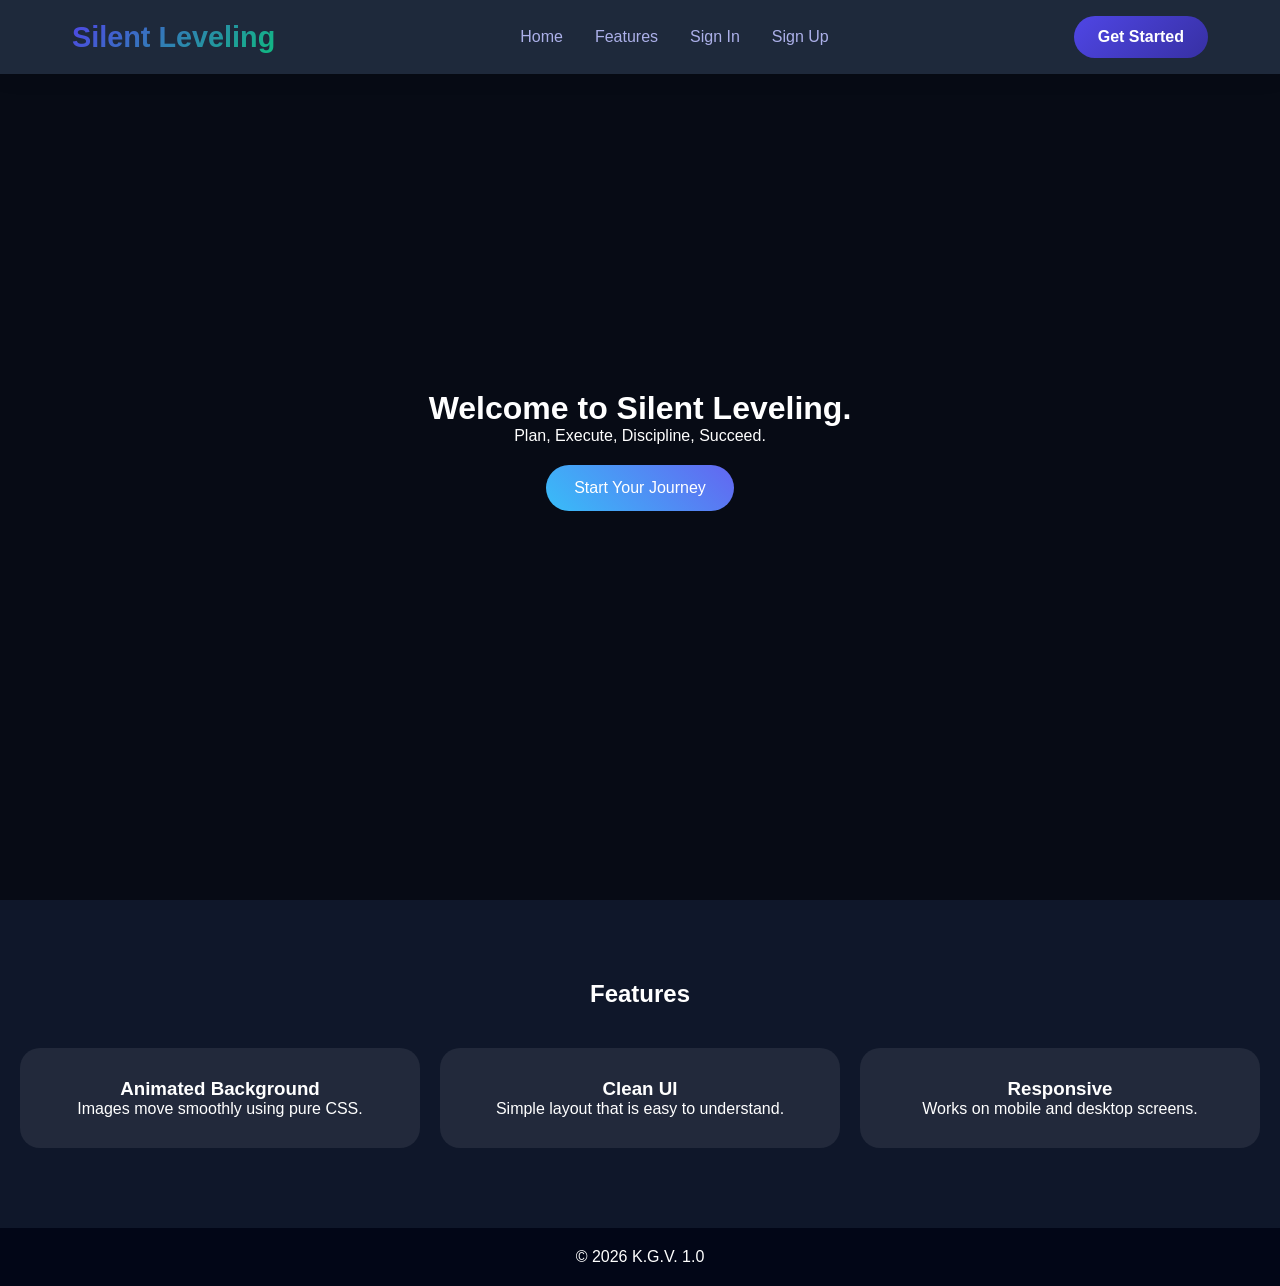
<file: index.html>
<!DOCTYPE html>
<html lang="en">
<head>
    <meta charset="UTF-8" />
    <meta name="viewport" content="width=device-width, initial-scale=1.0" />
    <title>Silent Leveling | K.G.V. Website</title>

    <link rel="stylesheet" href="style.css" />
</head>
<body>


<header class="header">
    <nav class="nav-container">
        <div class="logo">Silent Leveling</div>

        <ul class="nav-links">
            <li><a href="#" onclick="showLanding()">Home</a></li>
            <li><a href="#" onclick="showFeatures()">Features</a></li>
            <li><a href="#" onclick="showSignIn()">Sign In</a></li>
            <li><a href="#" onclick="showSignUp()">Sign Up</a></li>
        </ul>

        <a href="#" class="btn btn-primary" onclick="showSignIn()">Get Started</a>
    </nav>
</header>

    <header class="hero">
        <div class="overlay"></div>

        <div class="hero-content">
            <h1>Welcome to Silent Leveling.</h1>
            <p>Plan, Execute, Discipline, Succeed.</p>
            <a class="main-btn" onclick="Start()">Start Your Journey</a>
        </div>
    </header>

    <!-- CONTENT SECTION -->
    <section class="cards-section">
        <h1>Features</h1>

        <div class="cards">
            <div class="card">
                <h3>Animated Background</h3>
                <p>Images move smoothly using pure CSS.</p>
            </div>

            <div class="card">
                <h3>Clean UI</h3>
                <p>Simple layout that is easy to understand.</p>
            </div>

            <div class="card">
                <h3>Responsive</h3>
                <p>Works on mobile and desktop screens.</p>
            </div>
        </div>
    </section>

    <!-- FOOTER -->
    <footer>
        <p>© 2026 K.G.V. 1.0</p>
    </footer>

    <!-- Link JavaScript -->
    <script src="script.js"></script>
</body>
</html>
</file>
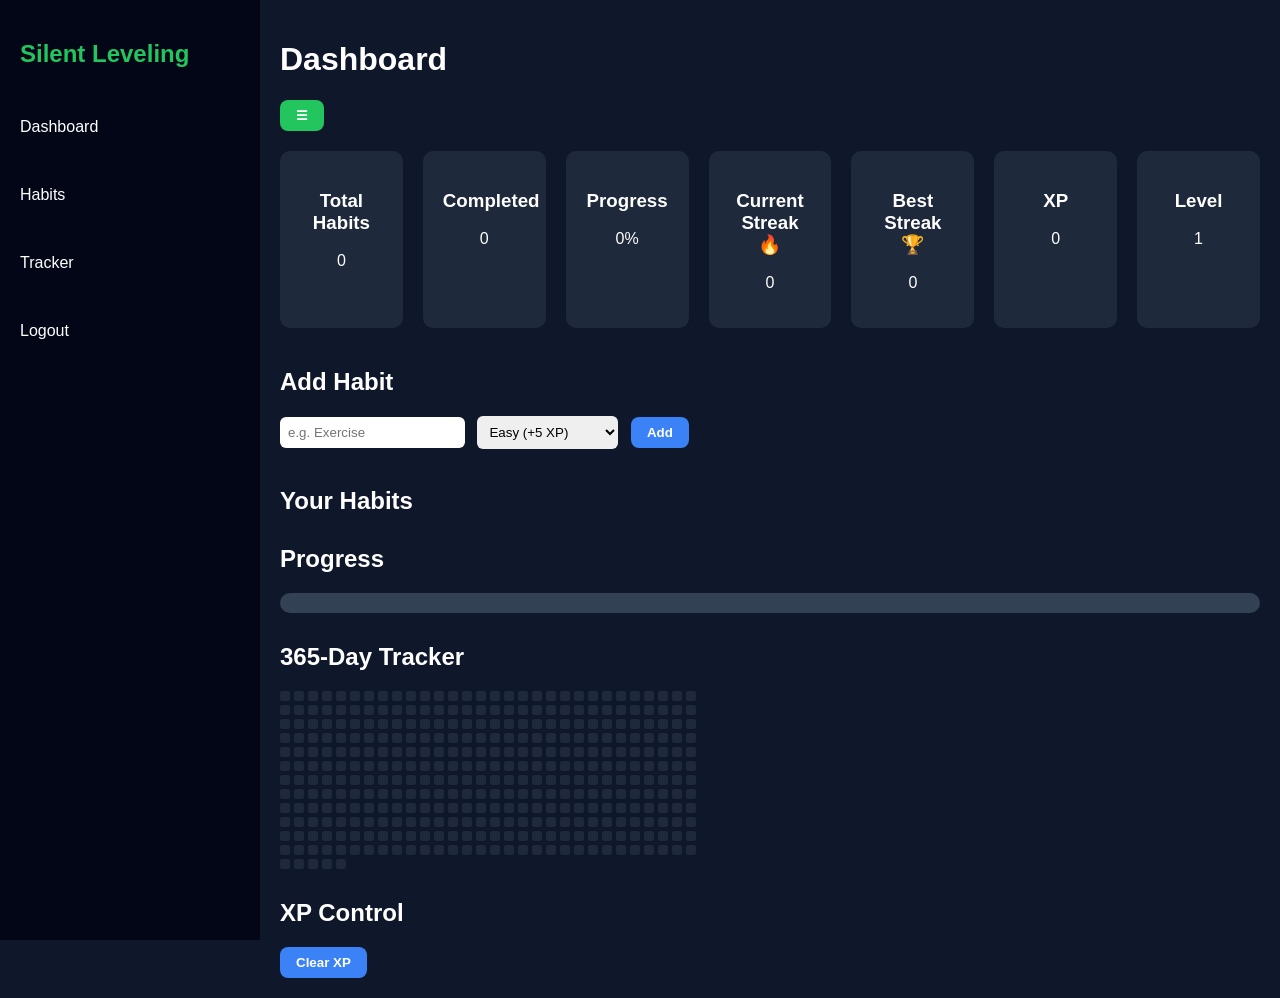
<file: dashboard.html>
<!DOCTYPE html>
<html>
<head>
  <link rel="stylesheet" href="styles.css">
  <link rel="stylesheet" href="dashboard.css">
</head>
<body>

<div class="layout">

  <aside class="sidebar" id="sidebar">
    <h2>Silent Leveling</h2>
    <nav>
      <a href="#">Dashboard</a>
      <a href="#">Habits</a>
      <a href="#">Tracker</a>
      <a href="#" onclick="logout()">Logout</a>
    </nav>
  </aside>

  <main class="main" id="main">
    <h1>Dashboard</h1>
    <button onclick="toggleSidebar()" class="toggle-btn">☰</button>

    <!-- UPDATED CARDS -->
    <div class="cards">
      <div class="card">
        <h3>Total Habits</h3>
        <p id="totalHabits">0</p>
      </div>

      <div class="card">
        <h3>Completed</h3>
        <p id="completedHabits">0</p>
      </div>

      <div class="card">
        <h3>Progress</h3>
        <p id="progressPercent">0%</p>
      </div>

      <div class="card">
        <h3>Current Streak 🔥</h3>
        <p id="currentStreak">0</p>
      </div>

      <div class="card">
        <h3>Best Streak 🏆</h3>
        <p id="bestStreak">0</p>
      </div>

      <div class="card">
        <h3>XP</h3>
        <p id="xp">0</p>
      </div>

      <div class="card">
        <h3>Level</h3>
        <p id="level">1</p>
      </div>
    </div>

    <!-- ADD HABIT SECTION -->
    <div class="section">
      <h2>Add Habit</h2>

      <input id="taskInput" placeholder="e.g. Exercise">

      <select id="difficulty">
        <option value="1">Easy (+5 XP)</option>
        <option value="2">Medium (+10 XP)</option>
        <option value="3">Hard (+15 XP)</option>
      </select>

      <button onclick="addTask()">Add</button>
    </div>

    <!-- TASK LIST -->
    <div class="section">
      <h2>Your Habits</h2>
      <div id="taskList"></div>
    </div>

    <!-- PROGRESS BAR -->
    <div class="section">
      <h2>Progress</h2>
      <div class="progress-bar">
        <div id="progressFill" class="progress-fill"></div>
      </div>
    </div>

    <!-- TRACKER -->
    <div class="section">
      <h2>365-Day Tracker</h2>
      <div id="tracker" class="tracker"></div>
    </div>

    <!-- CLEAR XP BUTTON -->
    <div class="section">
      <h2>XP Control</h2>
      <button onclick="clearXP()">Clear XP</button>
    </div>

  </main>

</div>

<script src="scripts.js"></script>
</body>
</html>
</file>
<file: style.css>
/* RESET DEFAULT STYLES */
* {
    margin: 0;
    padding: 0;
    box-sizing: border-box;
}

/* BODY */
body {
    font-family: Arial, sans-serif;
    background-color: #0f172a;
    color: white;
}

/* HERO SECTION */
.hero {
    position: relative;
    height: 100vh;

    /* Animated background images */
    background-image: url("https://static0.gamerantimages.com/wordpress/wp-content/uploads/2025/02/solo-leveling-sung-jin-woo-featured-image.jpg"),
                      url("https://images.unsplash.com/photo-1500530855697-b586d89ba3ee");
    background-size: cover;
    background-position: center;
    animation: bgAnimation 12s infinite alternate;
}

/* DARK OVERLAY */
.overlay {
    position: absolute;
    inset: 0;
    background: rgba(0, 0, 0, 0.5);
}

/* HERO CONTENT */
.hero-content {
    position: relative;
    height: 100%;
    display: flex;
    flex-direction: column;
    justify-content: center;
    align-items: center;
    text-align: center;
    padding: 20px;
}

/* BUTTON */
.main-btn {
    margin-top: 20px;
    padding: 14px 28px;
    font-size: 16px;
    border: none;
    border-radius: 30px;
    background: linear-gradient(45deg, #38bdf8, #6366f1);
    color: white;
    cursor: pointer;
    transition: transform 0.3s, box-shadow 0.3s;
}

/* BUTTON HOVER EFFECT */
.main-btn:hover {
    transform: scale(1.1);
    box-shadow: 0 10px 30px rgba(99, 102, 241, 0.6);
}

/* CARDS SECTION */
.cards-section {
    padding: 80px 20px;
    text-align: center;
}

/* CARDS LAYOUT */
.cards {
    display: grid;
    grid-template-columns: repeat(auto-fit, minmax(250px, 1fr));
    gap: 20px;
    margin-top: 40px;
}

/* CARD */
.card {
    background: rgba(255, 255, 255, 0.08);
    padding: 30px;
    border-radius: 20px;
    transition: transform 0.4s, background 0.4s;
}

/* CARD HOVER */
.card:hover {
    transform: translateY(-10px);
    background: rgba(255, 255, 255, 0.15);
}

/* FOOTER */
footer {
    padding: 20px;
    text-align: center;
    background: #020617;
}

/* BACKGROUND ANIMATION */
@keyframes bgAnimation {
    0% {
        background-position: center;
    }
    100% {
        background-position: top;
    }
}

/* MOBILE RESPONSIVE */
@media (max-width: 600px) {
    .hero h1 {
        font-size: 28px;
    }
}

/* Reset */
* {
    margin: 0;
    padding: 0;
    box-sizing: border-box;
}

/* Root Colors (optional but cleaner) */
:root {
    --primary: #4f46e5;
    --primary-dark: #3730a3;
    --secondary: #10b981;
    --dark: #1e293b;
    --white: #ffffff;
}

/* Header */
.header {
    position: fixed;
    top: 0;
    width: 100%;
    background: #1e293b;
    backdrop-filter: blur(10px);
    z-index: 1000;
    padding: 1rem 0;
    box-shadow: 0 2px 20px rgba(0,0,0,0.1);
}

/* Container */
.nav-container {
    max-width: 1200px;
    margin: 0 auto;
    padding: 0 2rem;
    display: flex;
    justify-content: space-between;
    align-items: center;
}

/* Logo (FIXED: no errors, safe fallback) */
.logo {
    font-size: 1.8rem;
    font-weight: 700;

    /* Gradient text */
    background: linear-gradient(135deg, var(--primary), var(--secondary));

    /* WebKit browsers */
    -webkit-background-clip: text;
    -webkit-text-fill-color: transparent;

    /* Standard */
    background-clip: text;
    color: transparent;

    /* Fallback (if gradient not supported) */
    color: var(--primary);
}

/* Navigation */
.nav-links {
    display: flex;
    list-style: none;
    gap: 2rem;
}


.nav-links a {
    text-decoration: none;
    color: rgb(172, 176, 233);
    font-weight: 500;
    position: relative;
    transition: 0.3s ease;
}

/* Hover effect */
.nav-links a:hover {
    color: var(--primary);
}

/* Underline animation */
.nav-links a::after {
    content: '';
    position: absolute;
    width: 0;
    height: 2px;
    bottom: -5px;
    left: 0;
    background: var(--primary);
    transition: width 0.3s ease;
}

.nav-links a:hover::after {
    width: 100%;
}

/* Button */
.btn {
    padding: 0.75rem 1.5rem;
    border-radius: 50px;
    font-weight: 600;
    text-decoration: none;
    display: inline-flex;
    align-items: center;
    transition: 0.3s ease;
}

/* Primary Button */
.btn-primary {
    background: linear-gradient(135deg, var(--primary), var(--primary-dark));
    color: var(--white);
}

/* Button hover */
.btn-primary:hover {
    opacity: 0.9;
}
</file>
<file: styles.css>
body {
  margin: 0;
  font-family: Arial;
  background: #0f172a;
  color: white;
}

header {
  display: flex;
  justify-content: space-between;
  padding: 20px;
  background: #020617;
}

nav a {
  margin-left: 15px;
  color: white;
  text-decoration: none;
}

.hero {
  text-align: center;
  padding: 120px 20px;
}

.btn {
  background: #22c55e;
  padding: 12px 24px;
  color: white;
  text-decoration: none;
  border-radius: 6px;
}
</file>
<file: dashboard.css>
.layout {
  display: flex;
  min-height: 100vh;
}

.sidebar {
  position: fixed;
  top: 0;
  left: 0;
  width: 220px;
  height: 100vh; /* full screen height */
  background: #020617;
  padding: 20px;
  overflow-y: auto; /* scroll inside sidebar if needed */
  transition: transform 0.3s ease;
}

.sidebar h2 {
  color: #22c55e;
  margin-bottom: 20px;
}

.sidebar a {
  display: block;
  margin: 50px 0;
  color: white;
  text-decoration: none;
  transition: 0.3s;
}

.sidebar a:hover {
  color: #22c55e;
}

.main {
  flex: 1;
  padding: 20px;
  margin-left: 260px; /* match sidebar width */
  transition: margin-left 0.3s ease;
}

/* CARDS */
.cards {
  display: grid;
  grid-template-columns: repeat(auto-fit, minmax(120px, 1fr));
  gap: 20px;
  margin-bottom: 40px;
}

.card {
  background: #1e293b;
  padding: 20px;
  border-radius: 10px;
  text-align: center;
}

/* SECTIONS */
.section {
  margin-top: 30px;
}

/* TASKS */
.task {
  background: #1e293b;
  margin: 10px 0;
  padding: 10px;
  display: flex;
  justify-content: space-between;
  align-items: center;
}

.task button {
  margin-left: 10px;
  background: #f43f5e;
  border: none;
  color: white;
  border-radius: 6px;
  padding: 4px 8px;
  cursor: pointer;
}

.task button:hover {
  background: #e11d48;
}

/* PROGRESS BAR */
.progress-bar {
  height: 20px;
  background: #334155;
  border-radius: 10px;
  overflow: hidden;
}

.progress-fill {
  height: 100%;
  background: #22c55e;
  width: 0%;
  transition: width 0.3s;
}

/* TRACKER */
.tracker {
  display: grid;
  grid-template-columns: repeat(30, 10px);
  gap: 4px;
}

.day {
  width: 10px;
  height: 10px;
  background: #1e293b;
  cursor: pointer;
  border-radius: 2px;
}

.day.active {
  background: #22c55e;
}

/* BUTTONS */
button {
  cursor: pointer;
  padding: 8px 16px;
  border: none;
  border-radius: 8px;
  background: #3b82f6;
  color: white;
  font-weight: bold;
  transition: 0.3s;
}

button:hover {
  background: #2563eb;
}

/* INPUT & SELECT */
input, select {
  padding: 8px;
  margin-right: 8px;
  margin-bottom: 8px;
  border-radius: 6px;
  border: none;
  outline: none;
}



/* TOGGLE BUTTON */
.toggle-btn {
  margin-bottom: 20px;
  background: #22c55e;
}

/* HIDDEN SIDEBAR */
.sidebar.hidden {
  transform: translateX(-100%);
}

.main.full {
  margin-left: 50px; /* small margin when sidebar hidden */
}

/* Smooth transition */
.sidebar {
  transition: 0.3s;
}


@media (max-width: 768px) {
  /* Sidebar becomes overlay */
  .sidebar {
    position: fixed;
    top: 0;
    left: -100%; /* hidden by default */
    width: 220px;
    height: 100vh;
    z-index: 1000;
    transition: left 0.3s ease;
  }

  .sidebar.hidden {
    left: -100%; /* off-screen */
  }

  .sidebar.visible {
    left: 0; /* slide in */
  }

  /* Main takes full width */
  .main {
    margin-left: 0;
    padding: 20px;
    transition: margin-left 0.3s ease;
  }

  .toggle-btn {
    display: inline-block;
  }
}

/* Dim background when sidebar slides in on mobile */
@media (max-width: 768px) {
  body.sidebar-active::before {
    content: '';
    position: fixed;
    inset: 0;
    background: rgba(0,0,0,0.4);
    z-index: 900;
  }
}
</file>
